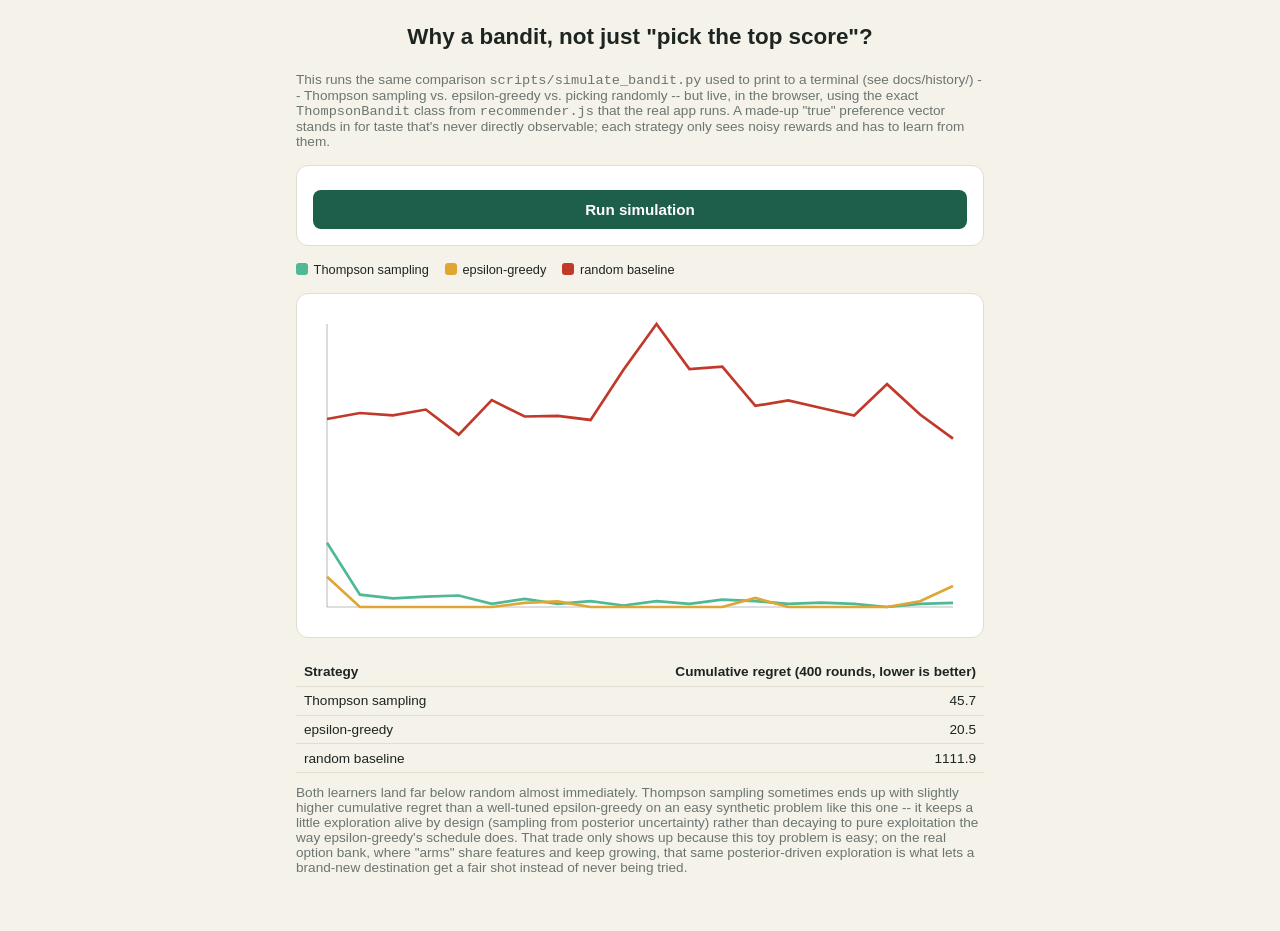
<file: simulation.html>
<!DOCTYPE html>
<html lang="en">
<head>
<meta charset="UTF-8">
<meta name="viewport" content="width=device-width, initial-scale=1">
<title>Why a bandit? -- a live regret-curve simulation</title>
<link rel="stylesheet" href="styles.css">
<style>
  main { max-width: 720px; }
  svg.chart { width: 100%; height: auto; background: var(--panel); border: 1px solid var(--border); border-radius: 12px; }
  .legend { display: flex; gap: 1rem; flex-wrap: wrap; font-size: 0.8rem; margin: 0.5rem 0 1rem; }
  .legend span { display: inline-flex; align-items: center; gap: 0.35rem; }
  .swatch { width: 12px; height: 12px; border-radius: 3px; display: inline-block; }
  table { width: 100%; border-collapse: collapse; font-size: 0.85rem; margin-top: 1rem; }
  td, th { padding: 0.4rem 0.5rem; border-bottom: 1px solid var(--border); text-align: right; }
  th:first-child, td:first-child { text-align: left; }
</style>
</head>
<body>
<header><h1>Why a bandit, not just "pick the top score"?</h1></header>
<main>
  <p class="itinerary-summary">
    This runs the same comparison <code>scripts/simulate_bandit.py</code> used
    to print to a terminal (see docs/history/) -- Thompson sampling vs.
    epsilon-greedy vs. picking randomly -- but live, in the browser, using the
    exact <code>ThompsonBandit</code> class from <code>recommender.js</code>
    that the real app runs. A made-up "true" preference vector stands in for
    taste that's never directly observable; each strategy only sees noisy
    rewards and has to learn from them.
  </p>

  <div class="panel">
    <div class="actions">
      <button type="button" id="btn-run">Run simulation</button>
    </div>
  </div>

  <div id="chart-wrap" style="margin-top:1rem;"></div>
  <div id="summary"></div>
</main>

<script src="recommender.js"></script>
<script>
(function () {
  const R = Recommender;
  const N_ARMS = 12, N_FEATURES = 5, N_ROUNDS = 400, SEED = 0;
  const COLORS = { thompson: "#4fb894", epsilon: "#e0a634", random: "#c0392b" };

  function runThompson(trueTheta, armFeatures, rng) {
    const bandit = new R.ThompsonBandit(
      Array.from({ length: N_FEATURES }, (_, i) => "f" + i),
      new Array(N_FEATURES).fill(0), 1.0, 1.0
    );
    const bestValue = Math.max(...armFeatures.map((phi) => R.linalg.dot(trueTheta, phi)));
    const regrets = [];
    for (let t = 0; t < N_ROUNDS; t++) {
      const scores = bandit.rank(armFeatures, rng);
      const choice = scores.indexOf(Math.max(...scores));
      const phi = armFeatures[choice];
      const reward = R.linalg.dot(trueTheta, phi) + gaussianNoise(rng, 0.3);
      bandit.update(phi, reward);
      regrets.push(bestValue - R.linalg.dot(trueTheta, phi));
    }
    return regrets;
  }

  function runEpsilonGreedy(trueTheta, armFeatures, rng, eps0 = 1.0) {
    let thetaHat = new Array(N_FEATURES).fill(0);
    let A = R.linalg.identity(N_FEATURES);
    let b = new Array(N_FEATURES).fill(0);
    const bestValue = Math.max(...armFeatures.map((phi) => R.linalg.dot(trueTheta, phi)));
    const regrets = [];
    for (let t = 0; t < N_ROUNDS; t++) {
      const eps = Math.min(1, eps0 / (t + 1));
      let choice;
      if (rng() < eps) {
        choice = Math.floor(rng() * armFeatures.length);
      } else {
        const scores = armFeatures.map((phi) => R.linalg.dot(thetaHat, phi));
        choice = scores.indexOf(Math.max(...scores));
      }
      const phi = armFeatures[choice];
      const reward = R.linalg.dot(trueTheta, phi) + gaussianNoise(rng, 0.3);
      A = R.linalg.matAdd(A, R.linalg.outer(phi, phi));
      b = R.linalg.vecAdd(b, R.linalg.vecScale(phi, reward));
      thetaHat = R.linalg.solveLinear(A, b);
      regrets.push(bestValue - R.linalg.dot(trueTheta, phi));
    }
    return regrets;
  }

  function runRandom(trueTheta, armFeatures, rng) {
    const bestValue = Math.max(...armFeatures.map((phi) => R.linalg.dot(trueTheta, phi)));
    const regrets = [];
    for (let t = 0; t < N_ROUNDS; t++) {
      const choice = Math.floor(rng() * armFeatures.length);
      regrets.push(bestValue - R.linalg.dot(trueTheta, armFeatures[choice]));
    }
    return regrets;
  }

  function gaussianNoise(rng, sigma) { return R.gaussianRandom(rng) * sigma; }

  function bucketedAvg(regrets, bucket) {
    bucket = bucket || 20;
    const out = [];
    for (let i = 0; i < regrets.length; i += bucket) {
      const slice = regrets.slice(i, i + bucket);
      out.push(slice.reduce((a, v) => a + v, 0) / slice.length);
    }
    return out;
  }

  function lineChart(series, width, height) {
    const pad = 28;
    const allVals = Object.values(series).flat();
    const maxY = Math.max(...allVals, 0.01);
    const n = Object.values(series)[0].length;
    const x = (i) => pad + (i / (n - 1)) * (width - 2 * pad);
    const y = (v) => height - pad - (v / maxY) * (height - 2 * pad);

    let svg = `<svg class="chart" viewBox="0 0 ${width} ${height}" xmlns="http://www.w3.org/2000/svg">`;
    // axes
    svg += `<line x1="${pad}" y1="${height - pad}" x2="${width - pad}" y2="${height - pad}" stroke="currentColor" stroke-opacity="0.3"/>`;
    svg += `<line x1="${pad}" y1="${pad}" x2="${pad}" y2="${height - pad}" stroke="currentColor" stroke-opacity="0.3"/>`;
    for (const [name, values] of Object.entries(series)) {
      const points = values.map((v, i) => `${x(i).toFixed(1)},${y(v).toFixed(1)}`).join(" ");
      svg += `<polyline points="${points}" fill="none" stroke="${COLORS[name]}" stroke-width="2.5"/>`;
    }
    svg += `</svg>`;
    return svg;
  }

  function main() {
    const rngA = R.makeRng(SEED), rngB = R.makeRng(SEED), rngC = R.makeRng(SEED), rngSetup = R.makeRng(SEED);
    const trueTheta = Array.from({ length: N_FEATURES }, () => R.gaussianRandom(rngSetup));
    const armFeatures = Array.from({ length: N_ARMS }, () =>
      Array.from({ length: N_FEATURES }, () => R.gaussianRandom(rngSetup))
    );

    const results = {
      thompson: runThompson(trueTheta, armFeatures, rngA),
      epsilon: runEpsilonGreedy(trueTheta, armFeatures, rngB),
      random: runRandom(trueTheta, armFeatures, rngC),
    };

    const bucketed = {};
    for (const k in results) bucketed[k] = bucketedAvg(results[k], 20);

    document.getElementById("chart-wrap").innerHTML =
      `<div class="legend">
        <span><span class="swatch" style="background:${COLORS.thompson}"></span>Thompson sampling</span>
        <span><span class="swatch" style="background:${COLORS.epsilon}"></span>epsilon-greedy</span>
        <span><span class="swatch" style="background:${COLORS.random}"></span>random baseline</span>
      </div>` + lineChart(bucketed, 640, 320);

    const cum = (arr) => arr.reduce((a, v) => a + v, 0);
    document.getElementById("summary").innerHTML =
      `<table>
        <tr><th>Strategy</th><th>Cumulative regret (${N_ROUNDS} rounds, lower is better)</th></tr>
        <tr><td>Thompson sampling</td><td>${cum(results.thompson).toFixed(1)}</td></tr>
        <tr><td>epsilon-greedy</td><td>${cum(results.epsilon).toFixed(1)}</td></tr>
        <tr><td>random baseline</td><td>${cum(results.random).toFixed(1)}</td></tr>
      </table>
      <p class="itinerary-summary" style="margin-top:0.75rem;">
        Both learners land far below random almost immediately. Thompson
        sampling sometimes ends up with slightly higher cumulative regret
        than a well-tuned epsilon-greedy on an easy synthetic problem like
        this one -- it keeps a little exploration alive by design (sampling
        from posterior uncertainty) rather than decaying to pure exploitation
        the way epsilon-greedy's schedule does. That trade only shows up
        because this toy problem is easy; on the real option bank, where
        "arms" share features and keep growing, that same posterior-driven
        exploration is what lets a brand-new destination get a fair shot
        instead of never being tried.
      </p>`;
  }

  document.getElementById("btn-run").addEventListener("click", main);
  main(); // run once on load so the page isn't empty
})();
</script>
</body>
</html>
</file>
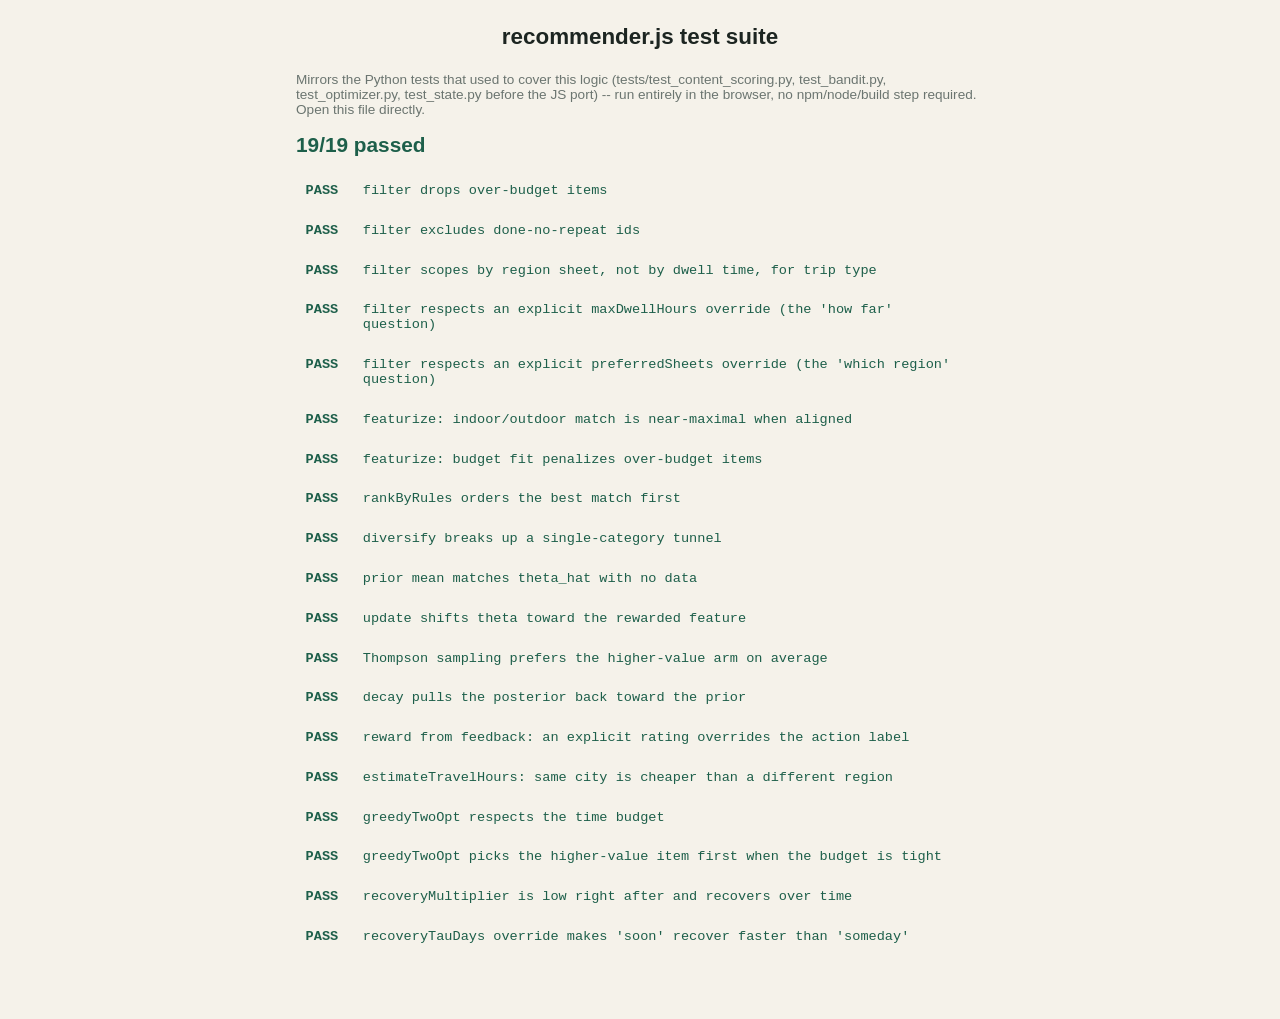
<file: test.html>
<!DOCTYPE html>
<html lang="en">
<head>
<meta charset="UTF-8">
<meta name="viewport" content="width=device-width, initial-scale=1">
<title>recommender.js -- test suite</title>
<link rel="stylesheet" href="styles.css">
<style>
  main { max-width: 720px; }
  .test-row { display: flex; gap: 0.6rem; padding: 0.4rem 0.6rem; border-radius: 8px; font-family: ui-monospace, monospace; font-size: 0.85rem; }
  .test-row.pass { color: var(--accent); }
  .test-row.fail { background: rgba(220,60,60,0.12); color: #c0392b; }
  .badge { flex: none; width: 3.5em; font-weight: 700; }
  .summary { font-size: 1.3rem; font-weight: 700; margin: 1rem 0; }
</style>
</head>
<body>
<header><h1>recommender.js test suite</h1></header>
<main>
  <p class="itinerary-summary">
    Mirrors the Python tests that used to cover this logic
    (tests/test_content_scoring.py, test_bandit.py, test_optimizer.py,
    test_state.py before the JS port) -- run entirely in the browser, no
    npm/node/build step required. Open this file directly.
  </p>
  <div id="summary" class="summary">Running…</div>
  <div id="results"></div>
</main>

<script src="recommender.js"></script>
<script>
(function () {
  const R = Recommender;
  const results = [];

  function test(name, fn) {
    try { fn(); results.push({ name, pass: true }); }
    catch (e) { results.push({ name, pass: false, error: e.message }); }
  }
  function assert(cond, msg) { if (!cond) throw new Error(msg || "assertion failed"); }
  function assertClose(a, b, eps, msg) {
    eps = eps === undefined ? 1e-6 : eps;
    assert(Math.abs(a - b) < eps, msg || `expected ${a} ~= ${b}`);
  }

  // ---- content scoring (mirrors test_content_scoring.py) ----
  test("filter drops over-budget items", () => {
    const opts = [
      { id: "cheap", source_sheet: "Cali", cost: "$" },
      { id: "pricey", source_sheet: "Cali", cost: "$$$$" },
    ];
    const ctx = { tripType: "hangout_nearby", budgetLevel: 1, energy: 0.5, indoorOutdoor: 0, moodAdventurous: 0 };
    const kept = R.filterCandidates(opts, ctx, new Set());
    assert(kept.length === 1 && kept[0].id === "cheap");
  });

  test("filter excludes done-no-repeat ids", () => {
    const opts = [{ id: "a", source_sheet: "Cali" }, { id: "b", source_sheet: "Cali" }];
    const ctx = { tripType: "hangout_nearby", budgetLevel: 4, energy: 0.5, indoorOutdoor: 0, moodAdventurous: 0 };
    const kept = R.filterCandidates(opts, ctx, new Set(["a"]));
    assert(kept.length === 1 && kept[0].id === "b");
  });

  test("filter scopes by region sheet, not by dwell time, for trip type", () => {
    const nearby = { id: "nearby", source_sheet: "Cali", est_hours: 3 };
    const far = { id: "far", source_sheet: "East Asia", est_hours: 2 };
    const ctxNear = { tripType: "hangout_nearby", budgetLevel: 4, energy: 0.5, indoorOutdoor: 0, moodAdventurous: 0 };
    assert(R.filterCandidates([nearby, far], ctxNear, new Set()).length === 1);
    const ctxLong = { tripType: "long_trip", budgetLevel: 4, energy: 0.5, indoorOutdoor: 0, moodAdventurous: 0 };
    const keptLong = R.filterCandidates([nearby, far], ctxLong, new Set());
    assert(keptLong.length === 1 && keptLong[0].id === "far");
  });

  test("filter respects an explicit maxDwellHours override (the 'how far' question)", () => {
    const opts = [
      { id: "quick", source_sheet: "Cali", est_hours: 2 },
      { id: "allday", source_sheet: "Cali", est_hours: 12 },
    ];
    const ctx = { tripType: "hangout_nearby", budgetLevel: 4, energy: 0.5, indoorOutdoor: 0, moodAdventurous: 0, maxDwellHours: 3 };
    const kept = R.filterCandidates(opts, ctx, new Set());
    assert(kept.length === 1 && kept[0].id === "quick");
  });

  test("filter respects an explicit preferredSheets override (the 'which region' question)", () => {
    const opts = [
      { id: "europe", source_sheet: "Europe" },
      { id: "asia", source_sheet: "East Asia" },
    ];
    const ctx = {
      tripType: "long_trip", budgetLevel: 4, energy: 0.5, indoorOutdoor: 0, moodAdventurous: 0,
      preferredSheets: new Set(["Europe"]),
    };
    const kept = R.filterCandidates(opts, ctx, new Set());
    assert(kept.length === 1 && kept[0].id === "europe");
  });

  test("featurize: indoor/outdoor match is near-maximal when aligned", () => {
    const opt = { type: "Adventure", cost: "$$" };
    const ctxOutdoor = { tripType: "hangout_nearby", budgetLevel: 2, energy: 0.5, indoorOutdoor: 1.0, moodAdventurous: 0 };
    const ctxIndoor = { tripType: "hangout_nearby", budgetLevel: 2, energy: 0.5, indoorOutdoor: -1.0, moodAdventurous: 0 };
    const phiMatch = R.featurize(opt, ctxOutdoor);
    const phiMismatch = R.featurize(opt, ctxIndoor);
    assert(phiMatch[1] > phiMismatch[1]);
    assert(phiMatch[1] > 0.9);
  });

  test("featurize: budget fit penalizes over-budget items", () => {
    const ctx = { tripType: "hangout_nearby", budgetLevel: 0, energy: 0.5, indoorOutdoor: 0, moodAdventurous: 0 };
    const cheap = R.featurize({ cost: "Free" }, ctx);
    const expensive = R.featurize({ cost: "$$$$" }, ctx);
    assert(cheap[4] > expensive[4]);
  });

  test("rankByRules orders the best match first", () => {
    const good = { id: "good", type: "Adventure", cost: "$", priority: "MUST", viral_rating: "Actually worth it" };
    const bad = { id: "bad", type: "Relaxation", cost: "$$$$", priority: "OPTIONAL", viral_rating: "Skip unless personally interested" };
    const ctx = { tripType: "hangout_nearby", budgetLevel: 1, indoorOutdoor: 1.0, moodAdventurous: 1.0, energy: 0.9 };
    const ranked = R.rankByRules([bad, good], ctx);
    assert(ranked[0].option.id === "good");
  });

  test("diversify breaks up a single-category tunnel", () => {
    const scored = [];
    for (let i = 0; i < 5; i++) scored.push({ option: { id: "n" + i, type: "Nature" }, score: 10 - i });
    scored.push({ option: { id: "food1", type: "Food" }, score: 6.0 });
    const top3 = R.diversify(scored, 3, 2.0);
    assert(top3.some((s) => s.option.type === "Food"));
  });

  // ---- bandit (mirrors test_bandit.py) ----
  test("prior mean matches theta_hat with no data", () => {
    const prior = [0.0, 1.0, -1.0];
    const bandit = new R.ThompsonBandit(["bias", "a", "b"], prior);
    bandit.thetaHat.forEach((v, i) => assertClose(v, prior[i], 1e-9));
  });

  test("update shifts theta toward the rewarded feature", () => {
    const bandit = new R.ThompsonBandit(["a", "b"], [0, 0], 0.5);
    const phi = [1.0, 0.0];
    for (let i = 0; i < 20; i++) bandit.update(phi, 1.0);
    assert(bandit.thetaHat[0] > 0.5);
    assert(Math.abs(bandit.thetaHat[1]) < 1e-6);
  });

  test("Thompson sampling prefers the higher-value arm on average", () => {
    const bandit = new R.ThompsonBandit(["good", "bad"], [0, 0], 1.0, 0.3);
    const goodPhi = [1.0, 0.0], badPhi = [0.0, 1.0];
    for (let i = 0; i < 30; i++) { bandit.update(goodPhi, 1.0); bandit.update(badPhi, -1.0); }
    const rng = R.makeRng(0);
    let picksGood = 0;
    const trials = 200;
    for (let i = 0; i < trials; i++) {
      const scores = bandit.rank([goodPhi, badPhi], rng);
      if (scores[0] > scores[1]) picksGood++;
    }
    assert(picksGood / trials > 0.9, `only ${picksGood}/${trials}`);
  });

  test("decay pulls the posterior back toward the prior", () => {
    const b1 = new R.ThompsonBandit(["a"], [0.0], 1.0);
    for (let i = 0; i < 50; i++) b1.update([1.0], 1.0);
    const noDecay = b1.thetaHat[0];

    const b2 = new R.ThompsonBandit(["a"], [0.0], 1.0);
    for (let i = 0; i < 50; i++) b2.update([1.0], 1.0, 0.8);
    const withDecay = b2.thetaHat[0];

    assert(noDecay > withDecay, `${noDecay} should be > ${withDecay}`);
  });

  test("reward from feedback: an explicit rating overrides the action label", () => {
    assertClose(R.rewardFromFeedback("accepted_repeat", 5), 1.0);
    assertClose(R.rewardFromFeedback("accepted_repeat", 1), -1.0);
    assertClose(R.rewardFromFeedback("accepted_repeat"), 1.0);
    assert(R.rewardFromFeedback("accepted_no_repeat") < 0);
    assert(R.rewardFromFeedback("skipped") < 0);
    assertClose(R.rewardFromFeedback("unknown_action"), 0.0);
  });

  // ---- trip optimizer (mirrors test_optimizer.py) ----
  function opt(id, est_hours, city_region, section) {
    return { id, city_region: city_region || "City", section: section || "Region", est_hours: est_hours === undefined ? 2.0 : est_hours };
  }

  test("estimateTravelHours: same city is cheaper than a different region", () => {
    const a = opt("a", 2, "Same"), b = opt("b", 2, "Same"), c = opt("c", 2, "Different", "OtherRegion");
    assert(R.estimateTravelHours(a, b) < R.estimateTravelHours(a, c));
  });

  test("greedyTwoOpt respects the time budget", () => {
    const scored = [];
    for (let i = 0; i < 10; i++) scored.push({ option: opt("o" + i, 3), score: i });
    const itin = R.greedyTwoOpt(scored, 8.0);
    assert(itin.totalHours <= 8.0 + 1e-6);
    assert(itin.order.length > 0);
  });

  test("greedyTwoOpt picks the higher-value item first when the budget is tight", () => {
    const low = { option: opt("low", 2), score: 1.0 };
    const high = { option: opt("high", 2), score: 10.0 };
    const itin = R.greedyTwoOpt([low, high], 3.0); // only room for one
    assert(itin.order.length === 1 && itin.order[0].id === "high");
  });

  // ---- recovery curve (mirrors test_state.py) ----
  test("recoveryMultiplier is low right after and recovers over time", () => {
    const today = new Date();
    const state = { status: "done_repeat", lastDone: today.toISOString().slice(0, 10) };
    const rightAfter = R.recoveryMultiplier(state, today);
    const later = new Date(today); later.setDate(later.getDate() + 60);
    const muchLater = R.recoveryMultiplier(state, later);
    assert(rightAfter < muchLater);
    assert(muchLater > 0.9);
    assert(R.recoveryMultiplier(null, today) === 1.0);
  });

  test("recoveryTauDays override makes 'soon' recover faster than 'someday'", () => {
    const today = new Date();
    const checkIn = new Date(today); checkIn.setDate(checkIn.getDate() + 5);
    const soon = R.recoveryMultiplier(
      { status: "done_repeat", lastDone: today.toISOString().slice(0, 10), recoveryTauDays: R.RECOVERY_TAU_PRESETS.soon },
      checkIn
    );
    const someday = R.recoveryMultiplier(
      { status: "done_repeat", lastDone: today.toISOString().slice(0, 10), recoveryTauDays: R.RECOVERY_TAU_PRESETS.someday },
      checkIn
    );
    assert(soon > someday, `expected 'soon' (${soon}) to have recovered further than 'someday' (${someday}) after the same 5 days`);
  });

  // ---- render ----
  const passed = results.filter((r) => r.pass).length;
  document.title = `${passed}/${results.length} tests passed`;
  document.getElementById("summary").textContent = `${passed}/${results.length} passed`;
  document.getElementById("summary").style.color = passed === results.length ? "var(--accent)" : "#c0392b";
  document.getElementById("results").innerHTML = results
    .map((r) => `<div class="test-row ${r.pass ? "pass" : "fail"}"><span class="badge">${r.pass ? "PASS" : "FAIL"}</span><span>${r.name}${r.error ? " -- " + r.error : ""}</span></div>`)
    .join("");
})();
</script>
</body>
</html>
</file>
<file: styles.css>
:root {
  --bg: #f5f2ea;
  --panel: #ffffff;
  --ink: #1c2521;
  --muted: #6b7570;
  --accent: #1d5f4a;
  --accent-ink: #ffffff;
  --border: #e1ddd0;
  --danger: #c0392b;
}

@media (prefers-color-scheme: dark) {
  :root {
    --bg: #14181a;
    --panel: #1e2429;
    --ink: #eef1ee;
    --muted: #9aa39d;
    --accent: #4fb894;
    --accent-ink: #0b1210;
    --border: #2b3339;
    --danger: #ff6b5b;
  }
}

* { box-sizing: border-box; }

body {
  margin: 0;
  background: var(--bg);
  color: var(--ink);
  font-family: -apple-system, BlinkMacSystemFont, "Segoe UI", Roboto, sans-serif;
  padding-bottom: 3rem;
}

header {
  padding: 1.5rem 1rem 0.5rem;
  text-align: center;
}

h1 { font-size: 1.4rem; margin: 0; }
h1 + p { color: var(--muted); font-size: 0.85rem; margin: 0.4rem 0 0; }

main {
  max-width: 480px;
  margin: 0 auto;
  padding: 0 1rem;
}

nav.tabs {
  display: flex;
  gap: 0.5rem;
  max-width: 480px;
  margin: 0.75rem auto 0;
  padding: 0 1rem;
}
nav.tabs a {
  flex: 1;
  text-align: center;
  padding: 0.5rem;
  border-radius: 8px;
  border: 1px solid var(--border);
  color: var(--muted);
  text-decoration: none;
  font-size: 0.85rem;
}
nav.tabs a.active { background: var(--accent); color: var(--accent-ink); border-color: var(--accent); }

#wizard, .panel {
  background: var(--panel);
  border: 1px solid var(--border);
  border-radius: 12px;
  padding: 1rem;
  display: flex;
  flex-direction: column;
  gap: 0.75rem;
  margin-top: 1rem;
}

label {
  display: flex;
  flex-direction: column;
  gap: 0.25rem;
  font-size: 0.85rem;
  color: var(--muted);
}

.field-label {
  display: block;
  font-size: 0.85rem;
  color: var(--muted);
  margin-bottom: 0.25rem;
}

select, input, textarea {
  font: inherit;
  font-size: 1rem;
  padding: 0.5rem;
  border-radius: 8px;
  border: 1px solid var(--border);
  background: var(--bg);
  color: var(--ink);
  width: 100%;
}
textarea { min-height: 72px; resize: vertical; line-height: 1.4; }

[hidden] {
  /* !important on purpose: [hidden] and a plain class selector like
     `.feedback { display: flex }` have EQUAL specificity, so without this
     whichever rule happens to be declared later in the file wins -- this
     already broke twice (a `label` rule, then a `.feedback` rule) before
     landing on the one fix that can't recur no matter what gets added later. */
  display: none !important;
}

.actions {
  display: flex;
  gap: 0.5rem;
  margin-top: 0.5rem;
}

button {
  flex: 1;
  padding: 0.7rem;
  border-radius: 8px;
  border: none;
  background: var(--accent);
  color: var(--accent-ink);
  font: inherit;
  font-size: 0.95rem;
  font-weight: 600;
  cursor: pointer;
}
button.secondary {
  background: transparent;
  border: 1px solid var(--border);
  color: var(--ink);
  font-weight: 500;
}
button:disabled { opacity: 0.5; pointer-events: none; }

/* ---- the one-question-at-a-time wizard (intake + the review log share this) ---- */
.wizard-progress { font-size: 0.75rem; color: var(--muted); margin-bottom: 0.25rem; }
.wizard-question { font-size: 1.1rem; margin: 0 0 0.6rem; }

.choice-list {
  display: flex;
  flex-direction: column;
  gap: 0.5rem;
  margin: 0 0 0.75rem;
}
.choice-btn {
  flex: none;
  background: var(--bg);
  color: var(--ink);
  border: 1px solid var(--border);
  text-align: left;
  padding: 0.75rem 1rem;
  border-radius: 10px;
  font-weight: 500;
  font-size: 0.95rem;
  width: 100%;
}
.choice-btn:hover { border-color: var(--accent); }
.choice-btn.suggested { border-color: var(--accent); box-shadow: 0 0 0 1px var(--accent); }

/* multi-select "chips" (e.g. "what went wrong", pick any number) */
.choice-list.multi { flex-direction: row; flex-wrap: wrap; }
.choice-list.multi .choice-btn {
  width: auto;
  text-align: center;
  border-radius: 999px;
  padding: 0.5rem 0.9rem;
  font-size: 0.85rem;
}
.choice-btn.selected { background: var(--accent); color: var(--accent-ink); border-color: var(--accent); }

.back-btn { margin-top: 0.25rem; width: 100%; }
.step-text-input { margin-bottom: 0.6rem; }

#results {
  margin-top: 1.25rem;
  display: flex;
  flex-direction: column;
  gap: 0.75rem;
}

.card {
  background: var(--panel);
  border: 1px solid var(--border);
  border-radius: 12px;
  padding: 0.9rem 1rem;
}
.card h3 { margin: 0 0 0.25rem; font-size: 1.05rem; }
.card .meta { margin: 0 0 0.4rem; font-size: 0.8rem; color: var(--muted); }
.card .why { margin: 0 0 0.6rem; font-size: 0.9rem; }

.chip {
  display: inline-flex;
  align-items: center;
  gap: 4px;
  font-size: 0.72rem;
  padding: 2px 8px;
  border-radius: 999px;
  background: var(--bg);
  color: var(--muted);
  border: 1px solid var(--border);
}

.feedback { display: flex; flex-wrap: wrap; gap: 0.4rem; }
.log-flow { margin-top: 0.6rem; }
.feedback button {
  flex: none;
  font-size: 0.78rem;
  padding: 0.45rem 0.6rem;
  background: var(--bg);
  color: var(--ink);
  border: 1px solid var(--border);
  font-weight: 500;
}
.feedback button[data-action="accepted_repeat"]:hover { border-color: var(--accent); }
.feedback button.done { opacity: 0.5; pointer-events: none; }

.itinerary-summary { font-size: 0.85rem; color: var(--muted); margin-bottom: 0.5rem; }

.empty { color: var(--muted); font-size: 0.9rem; text-align: center; padding: 2rem 0; }

.context-note {
  font-size: 0.78rem;
  color: var(--muted);
  background: var(--bg);
  border: 1px dashed var(--border);
  border-radius: 8px;
  padding: 0.5rem 0.7rem;
}
</file>
